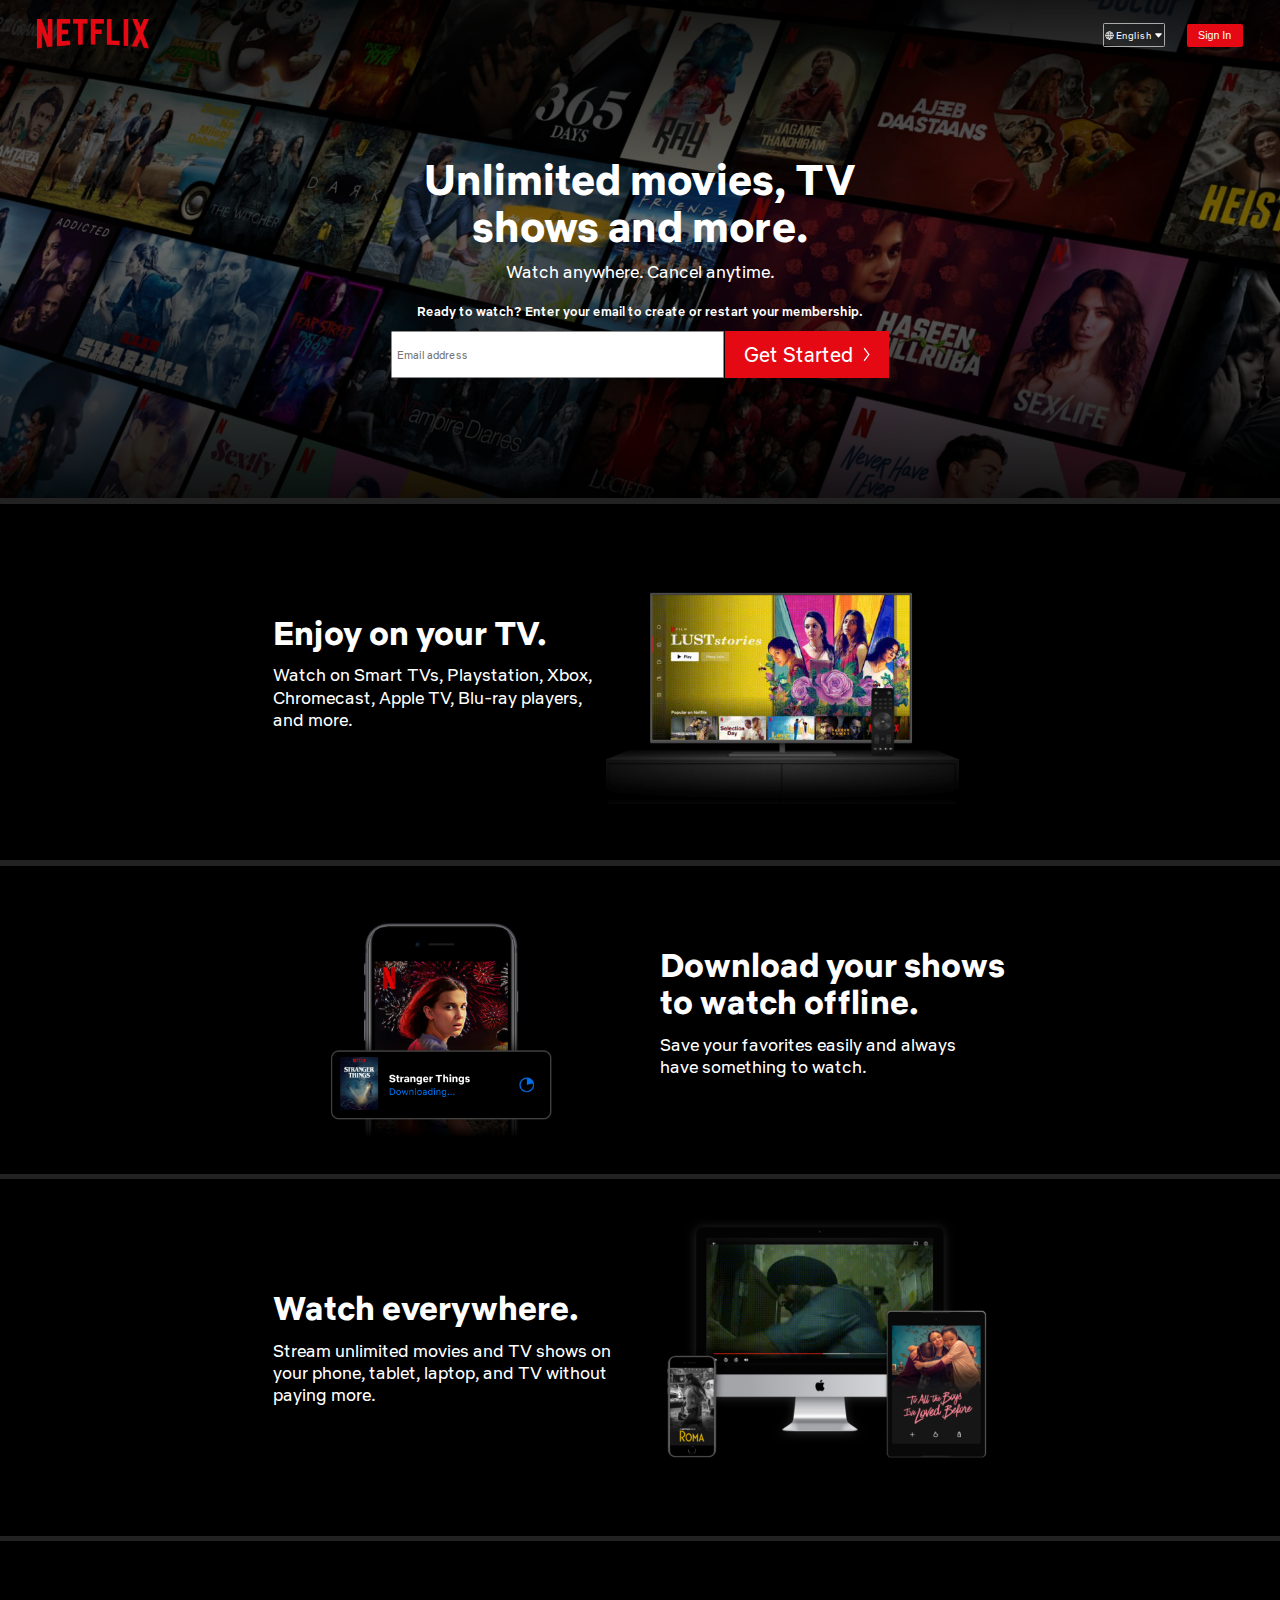
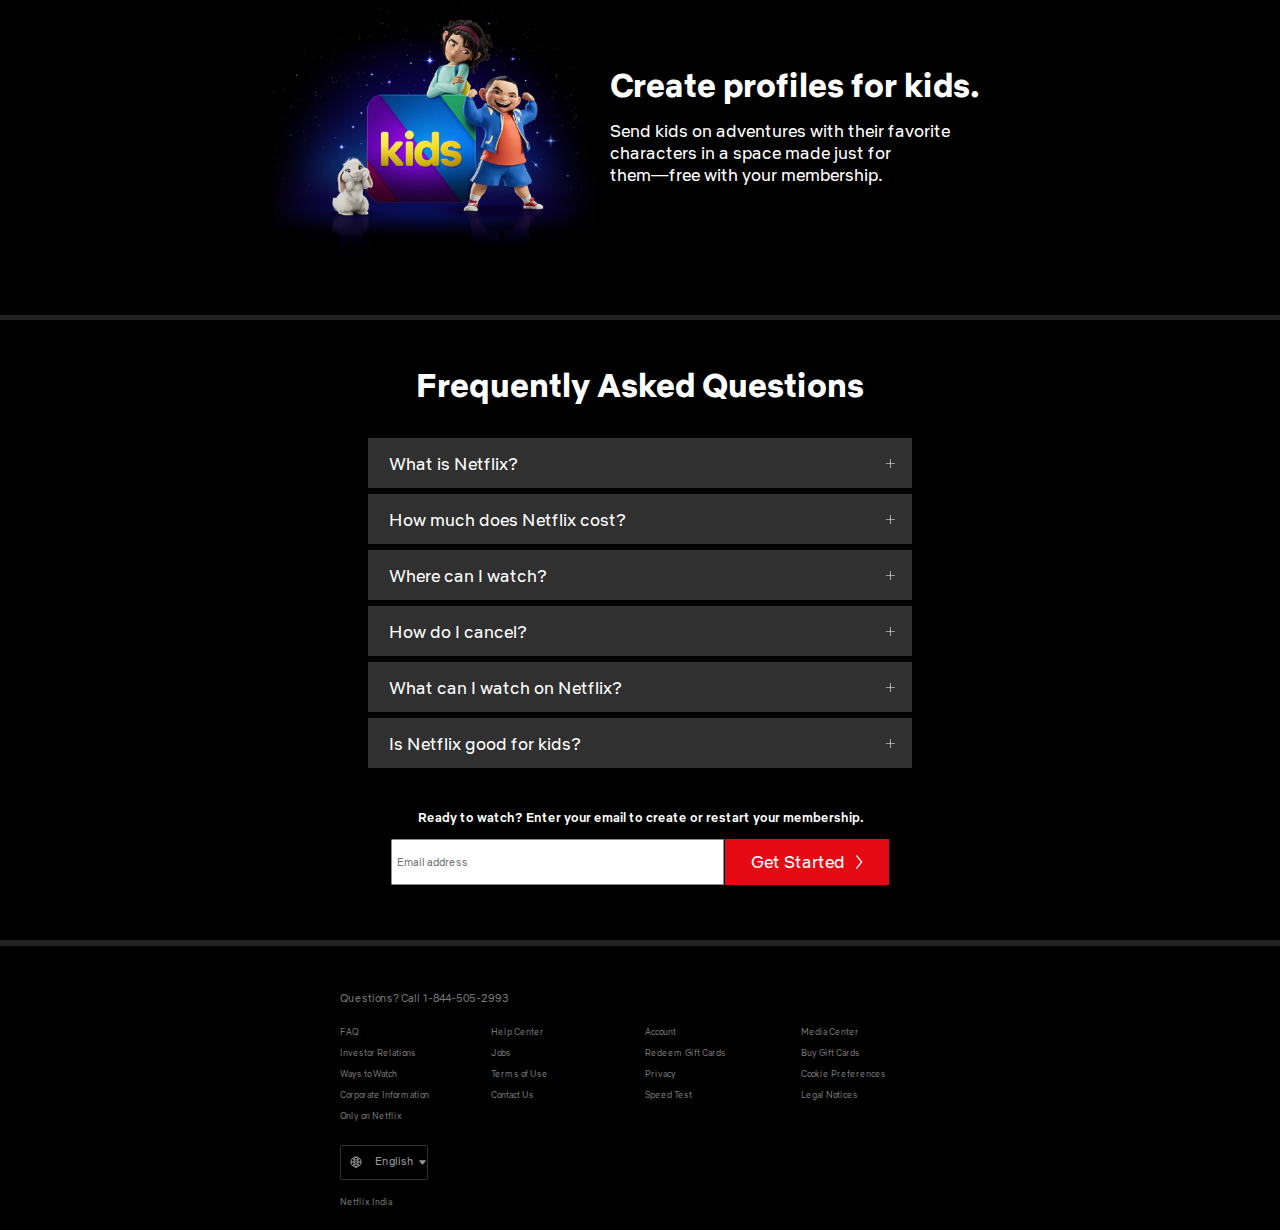
<file: index.html>
<!DOCTYPE html>
<html lang="en">
  <head>
    <meta charset="UTF-8" />
    <meta name="viewport" content="width=device-width, initial-scale=1.0" />
    <title>Netflix Landing Page</title>

    <link rel="stylesheet" href="/Fonts/Netflix-Sans-2/stylesheet.css" />
    <link rel="stylesheet" href="style.css" />
  </head>
  <body>
    <div class="important-section">
      <img src="/Images/Netflix Videos.png" />
      <nav>
        <div class="netflix-title">
          <img src="/Images/Netflix Logo.png" alt="The Netflix Logo" />
        </div>
        <div class="netflix-btn">
          <div class="language">
            <img src="/Images/icon-park-outline_earth.svg" />
            <h3>English</h3>
            <img src="/Images/down-arrow.svg" />
          </div>
          <a href="/Sign-in-page/signIn.html"><button class="sign-in">Sign In</button></a>
        </div>
      </nav>
      <section class="hero-section">
        <div class="hero-section-details">
          <h2>
            Unlimited movies, TV<br />
            shows and more.
          </h2>
          <h4>Watch anywhere. Cancel anytime.</h4>
          <h5>
            Ready to watch? Enter your email to create or restart your
            membership.
          </h5>
          <div class="register">
            <input
              type="email"
              name="email"
              id="email"
              placeholder="Email address"
            />
            <a href="/Sign-in-page/signIn.html">
                <div class="start">
                  <h4>Get Started</h4>
                  <img src="/Images/right-arrow.svg" />
                </div>
            </a>
          </div>
        </div>
      </section>
    </div>
    <section class="values">
      <section class="value one">
        <div class="the-content">
          <div class="the-description">
            <h3>Enjoy on your TV.</h3>
            <p>
              Watch on Smart TVs, Playstation, Xbox, Chromecast, Apple TV,
              Blu-ray players, and more.
            </p>
          </div>
          <div class="the-image">
            <img src="/Images/Value-1/Group Image.png" />
          </div>
        </div>
      </section>

      <section class="value two">
        <div class="the-content">
          <div>
            <img src="/Images/Value-2/Group Image.png" />
          </div>
          <div class="the-description">
            <h3>Download your shows to watch offline.</h3>
            <p>
              Save your favorites easily and always have something to watch.
            </p>
          </div>
        </div>
      </section>

      <section class="value three">
        <div class="the-content">
          <div class="the-description">
            <h3>Watch everywhere.</h3>
            <p>
              Stream unlimited movies and TV shows on your phone, tablet,
              laptop, and TV without paying more.
            </p>
          </div>
          <div>
            <img src="/Images/Value-3/Group Image.png" />
          </div>
        </div>
      </section>

      <section class="value four">
        <div class="the-content">
          <div>
            <img src="/Images/Value-4/Group Image.png" />
          </div>
          <div class="the-description">
            <h3>Create profiles for kids.</h3>
            <p>
              Send kids on adventures with their favorite characters in a space
              made just for<br />
              them—free with your membership.
            </p>
          </div>
        </div>
      </section>
    </section>
    <section class="FAQ">
      <div class="the-content">
        <h2>Frequently Asked Questions</h2>
        <div class="the-questions">
          <div class="question one">
            <h4>What is Netflix?</h4>
            <img src="/Images/Frame.svg" />
          </div>
          <div class="question two">
            <h4>How much does Netflix cost?</h4>
            <img src="/Images/Frame.svg" />
          </div>
          <div class="question three">
            <h4>Where can I watch?</h4>
            <img src="/Images/Frame.svg" />
          </div>
          <div class="question four">
            <h4>How do I cancel?</h4>
            <img src="/Images/Frame.svg" />
          </div>
          <div class="question five">
            <h4>What can I watch on Netflix?</h4>
            <img src="/Images/Frame.svg" />
          </div>
          <div class="question six">
            <h4>Is Netflix good for kids?</h4>
            <img src="/Images/Frame.svg" />
          </div>
        </div>
        <div class="get-started">
          <h5>
            Ready to watch? Enter your email to create or restart your
            membership.
          </h5>
          <div class="register">
              <input
                type="email"
                name="email"
                id="email"
                placeholder="Email address"
              />
              <a href="/Sign-in-page/signIn.html">
                  <div class="start">
                    <h4>Get Started</h4>
                    <img src="/Images/right-arrow.svg" />
                  </div>
              </a>
          </div>
          </div>
        </div>
      </div>
    </section>
    <footer>
      <div class="footer-container">
        <div class="call-number">
          <h6>Questions? Call 1-844-505-2993</h6>
        </div>

        <div class="details">
          <div class="extra-info one">
            <h6>FAQ</h6>
            <h6>Investor Relations</h6>
            <h6>Ways to Watch</h6>
            <h6>Corporate Information</h6>
            <h6>Only on Netflix</h6>
          </div>

          <div class="extra-info two">
            <h6>Help Center</h6>
            <h6>Jobs</h6>
            <h6>Terms of Use</h6>
            <h6>Contact Us</h6>
          </div>

          <div class="extra-info three">
            <h6>Account</h6>
            <h6>Redeem Gift Cards</h6>
            <h6>Privacy</h6>
            <h6>Speed Test</h6>
          </div>

          <div class="extra-info four">
            <h6>Media Center</h6>
            <h6>Buy Gift Cards</h6>
            <h6>Cookie Preferences</h6>
            <h6>Legal Notices</h6>
          </div>
        </div>

        <div class="language">
          <img src="/Images/Footer-Language/footer-lanugae-img1.svg" />
          <h3>English</h3>
          <img src="/Images/Footer-Language/footer-language-img2.svg" />
        </div>

        <div class="country-region">
            <h6>Netflix India</h6>
        </div>
      </div>
    </footer>
  </body>
</html>
</file>
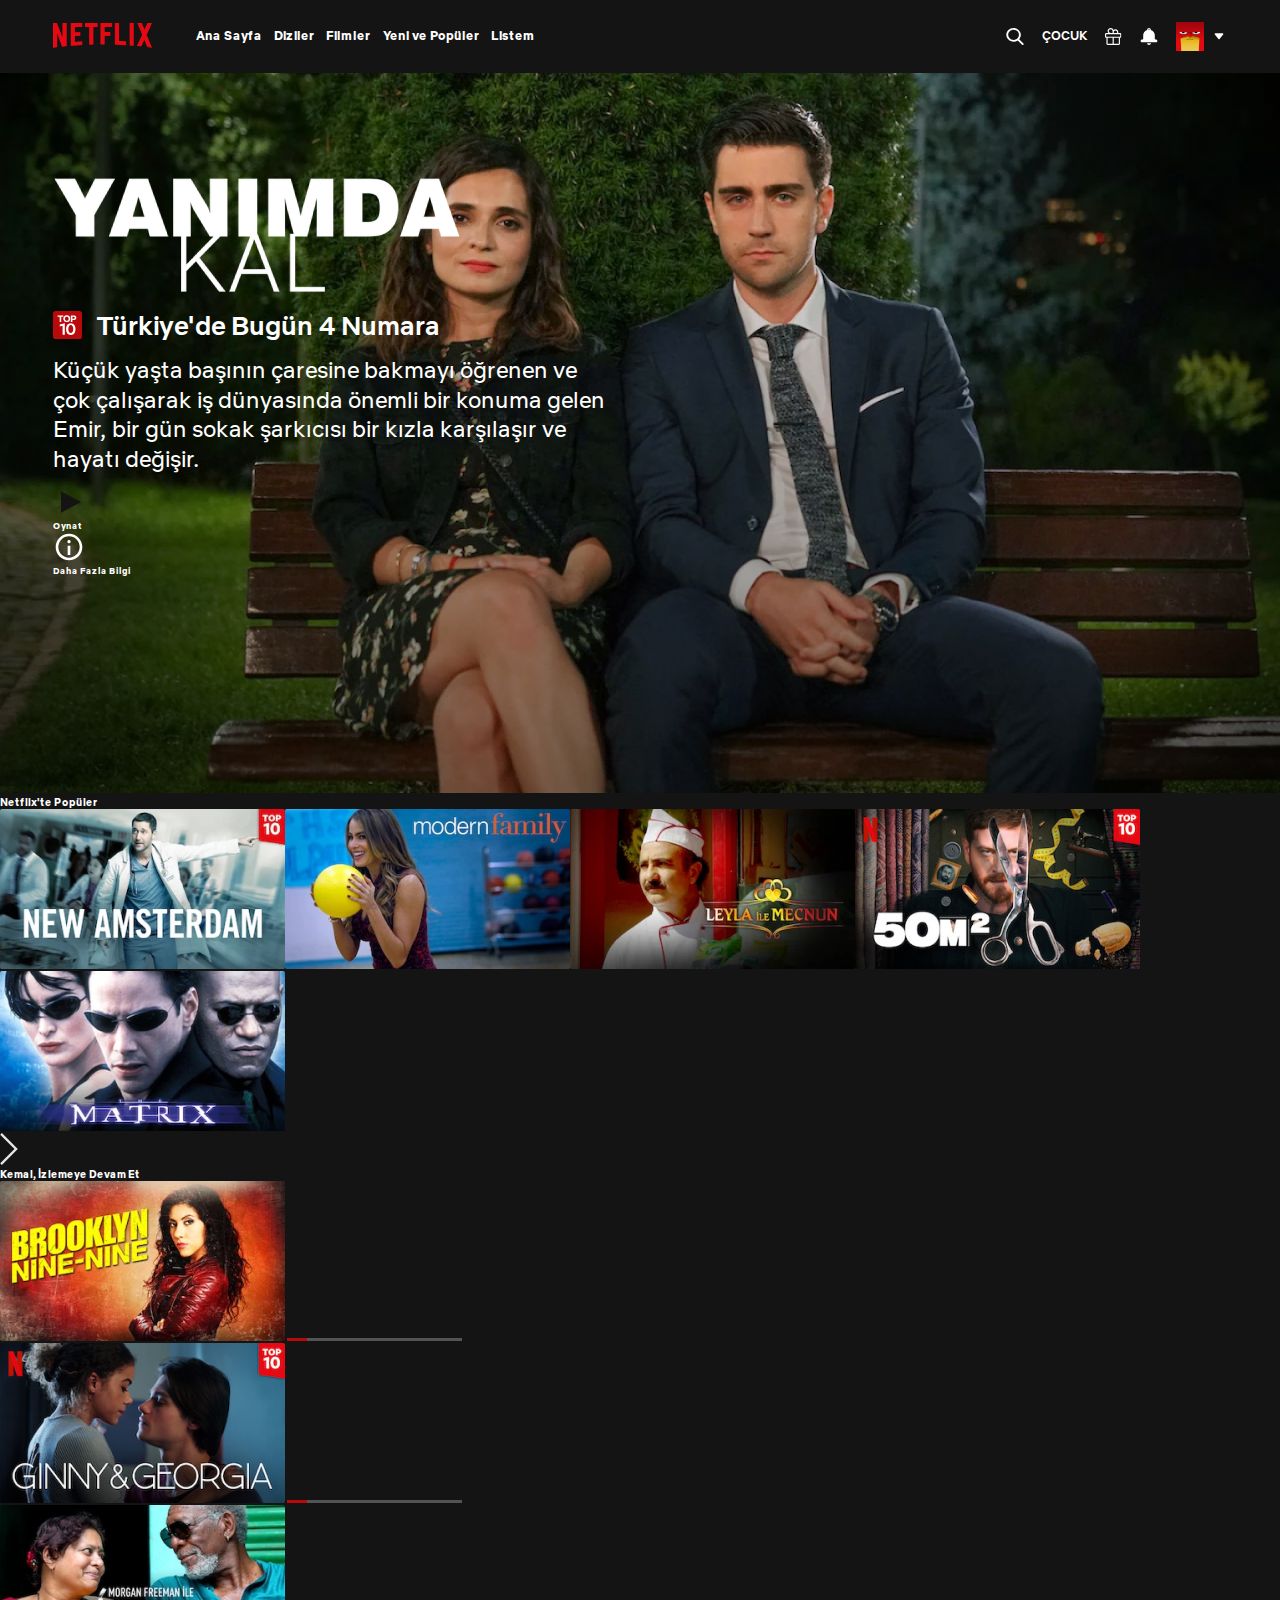
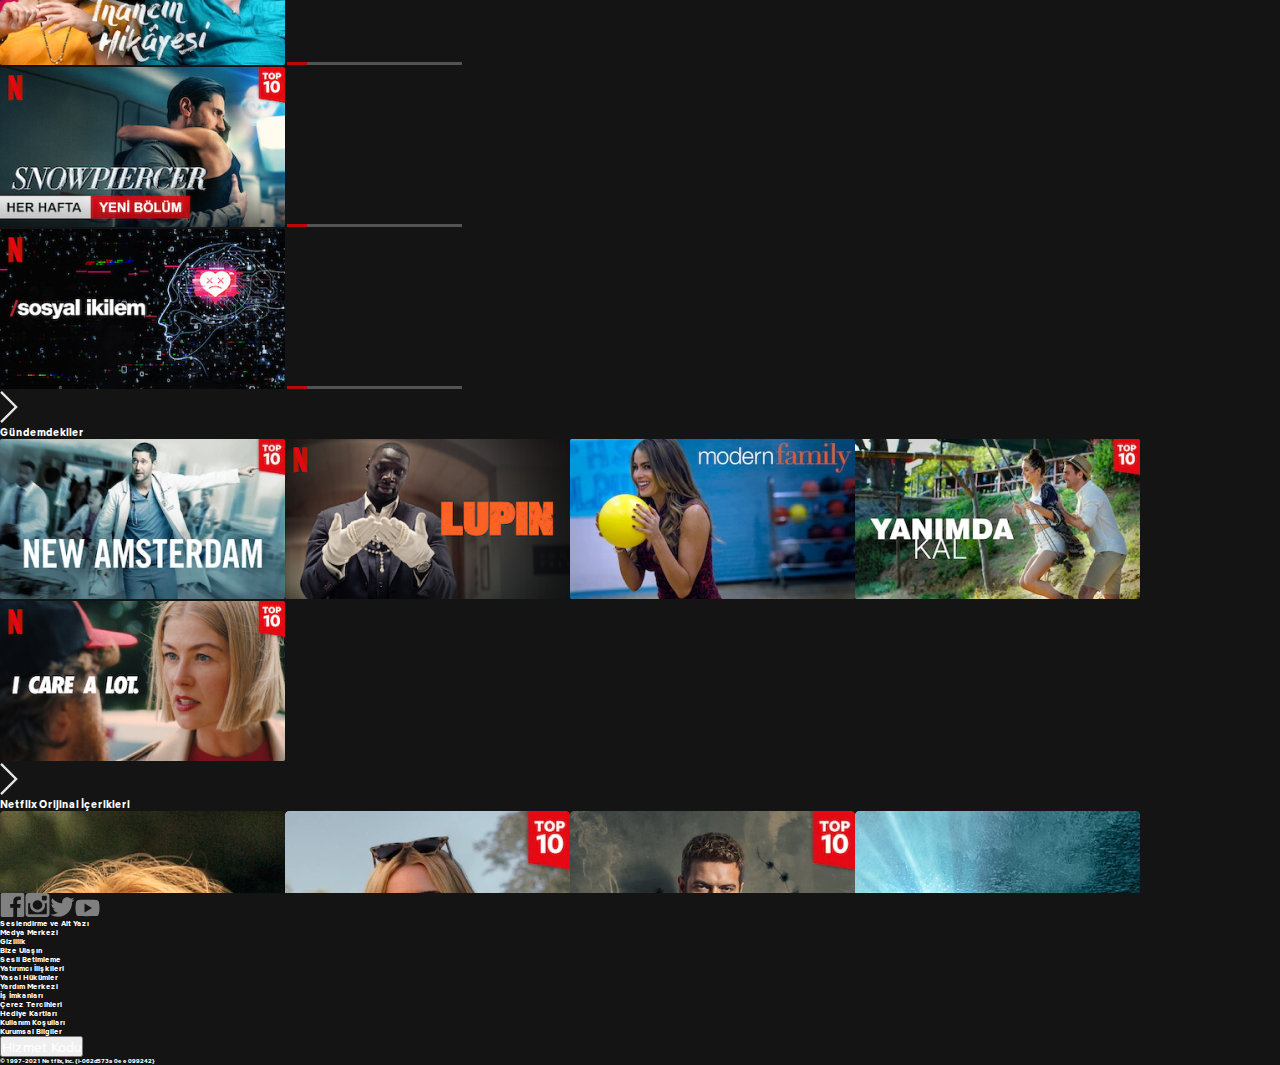
<file: Home-page/homePage.html>
<!DOCTYPE html>
<html lang="en">
  <head>
    <meta charset="UTF-8" />
    <meta name="viewport" content="width=device-width, initial-scale=1.0" />
    <title>Netflix Home Page</title>

    <link rel="stylesheet" href="/Fonts/Netflix-Sans-2/stylesheet.css" />
    <link rel="stylesheet" href="/Home-page/homePage.css" />
  </head>
  <body>
    <header>
      <div class="header-left">
        <img src="/Images/Netflix Logo.png" alt="Netflix Logo" />

        <div class="menu-items">
          <h3>Ana Sayfa</h3>
          <h3>Diziler</h3>
          <h3>Filmler</h3>
          <h3>Yeni ve Popüler</h3>
          <h3>Listem</h3>
        </div>
      </div>

      <div class="header-right">
        <img src="./Images/Search.svg" />

        <h4>ÇOCUK</h4>

        <img src="./Images/GiftBox.svg" />

        <img src="./Images/NotificationBell.svg" />

        <div class="image-and-dropdown">
          <img src="./Images/ProfileIMG.svg" /><img
            src="/Images/down-arrow.svg"
          />
        </div>
      </div>
    </header>

    <main>
      <img src="./Images/MoviePoster.png" />

      <div class="main-movie-section">
        <div class="movie-name">
          <img src="./Images/MovieName.png" />
        </div>

        <div class="movie-info">
          <img src="./Images/MovieRanking.svg" />
          <h1>Türkiye&apos;de Bugün 4 Numara</h1>
        </div>

        <div class="movie-description">
          <h2>
            Küçük yaşta baş&imath;n&imath;n çaresine bakmay&imath; öğrenen ve
            çok çal&imath;şarak iş dünyas&imath;nda önemli bir konuma gelen
            Emir, bir gün sokak şark&imath;c&imath;s&imath; bir k&imath;zla
            karş&imath;laş&imath;r ve hayat&imath; değişir.
          </h2>
        </div>

        <div class="main-movie">
          <div class="buttons">
            <div class="play-button">
              <img src="./Images/Play.svg" />
              <h4>Oynat</h4>
            </div>
            <div class="info-button">
              <img src="./Images/Detail.svg" />
              <h4>Daha Fazla Bilgi</h4>
            </div>
          </div>
        </div>
      </div>

      <div class="alt-options">
        <h3>Netflix'te Popüler</h3>
        <div class="alt-items">
          <img src="./Images/NetflixPopular/AltMovie1.png" /><img
            src="./Images/NetflixPopular/AltMovie2.png"
          /><img src="./Images/NetflixPopular/AltMovie3.png" /><img
            src="./Images/NetflixPopular/AltMovie4.png"
          /><img src="./Images/NetflixPopular/AltMovie5.png" />
        </div>
        <img src="./Images/RightArrow.svg" id="right-arrow" />
      </div>

      <div class="highlighted-movie">
        <div class="keep-watching">
          <h3>Kemal, İzlemeye Devam Et</h3>

          <div class="kw-movies">
            <div class="km-movie-list">
              <div class="movie-list one">
                <img src="./Images/KeepWatching/KeepWatching1.png" />
                <img src="./Images/KeepWatching/ProgressBar.svg" />
              </div>

              <div class="movie-list one">
                <img src="./Images/KeepWatching/KeepWatching2.png" />
                <img src="./Images/KeepWatching/ProgressBar.svg" />
              </div>

              <div class="movie-list one">
                <img src="./Images/KeepWatching/KeepWatching3.png" />
                <img src="./Images/KeepWatching/ProgressBar.svg" />
              </div>

              <div class="movie-list one">
                <img src="./Images/KeepWatching/KeepWatching4.png" />
                <img src="./Images/KeepWatching/ProgressBar.svg" />
              </div>

              <div class="movie-list one">
                <img src="./Images/KeepWatching/KeepWatching5.png" />
                <img src="./Images/KeepWatching/ProgressBar.svg" />
              </div>
            </div>
          </div>

          <img src="./Images/RightArrow.svg" id="right-arrow" />
        </div>

        <div class="on-the-agenda">
          <h3>Gündemdekiler</h3>

          <div class="agenda-items">
            <img src="./Images/NetflixPopular/AltMovie1.png" /><img
              src="./Images/AgendaItems/Image1.png"
            /><img src="./Images/NetflixPopular/AltMovie2.png" /><img
              src="./Images/AgendaItems/Image2.png"
            /><img src="./Images/AgendaItems/Image3.png" />
          </div>

          <img src="./Images/RightArrow.svg" id="right-arrow" />
        </div>

        <div class="originals">
          <h3>Netflix Orijinal İçerikleri</h3>

          <div class="original-movies">
            <img src="./Images/OriginalMovies/Image1.png" /><img
              src="./Images/OriginalMovies/Image2.png"
            /><img src="./Images/OriginalMovies/Image3.png" /><img
              src="./Images/OriginalMovies/Image4.png"
            /><img src="./Images/OriginalMovies/Image5.png" />
          </div>

          <img src="./Images/RightArrow.svg" id="right-arrow" />
        </div>

        <div class="top-ten">
          <h3>Türkiye'de Bugünün Top 10 Listesi</h3>

          <div class="top-ten-movies">
            <div class="movie">
              <img src="./Images/RankedMovies/Rank-One/Rank - 01.svg" /><img
                src="./Images/RankedMovies/Rank-One/MoviePoster.png"
              />
            </div>

            <div class="movie">
              <img src="./Images/RankedMovies/Rank-Two/Rank - 02.svg" /><img
                src="./Images/RankedMovies/Rank-Two/MoviePoster.png"
              />
            </div>

            <div class="movie">
              <img src="./Images/RankedMovies/Rank-Three/Rank - 03.svg" /><img
                src="./Images/RankedMovies/Rank-Three/MoviePoster.png"
              />
            </div>

            <div class="movie">
              <img src="./Images/RankedMovies/Rank-Four/Rank - 04.svg" /><img
                src="./Images/RankedMovies/Rank-Four/MoviePoster.png"
              />
            </div>

            <div class="movie">
              <img src="./Images/RankedMovies/Rank-Five/Rank - 05.svg" /><img
                src="./Images/RankedMovies/Rank-Five/MoviePoster.png"
              />
            </div>
          </div>

          <img src="./Images/RightArrow.svg" id="right-arrow" />
        </div>

        <div class="watch-again">
          <h3>Yeniden İzle</h3>

          <img src="./Images/WatchAgain/ArrowLeft.svg" id="left-arrow" />

          <div class="original-movies">
            <img src="./Images/WatchAgain/WatchAgain1.png" /><img
              src="./Images/WatchAgain/WatchAgain1.png"
            /><img src="./Images/WatchAgain/WatchAgain3.png" /><img
              src="./Images/WatchAgain/WatchAgain4.png"
            /><img src="./Images/WatchAgain/WatchAgain5.png" /><img
              src="./Images/WatchAgain/WatchAgain6.png"
            />
          </div>

          <img src="./Images/RightArrow.svg" id="right-arrow" />
        </div>

        <div class="my-list">
          <h3>Listem</h3>

          <div class="list-items">
            <img src="./Images/ListItems/Item1.png" /><img
              src="./Images/ListItems/Item2.png"
            /><img src="./Images/ListItems/Item3.png" /><img
              src="./Images/ListItems/Item4.png"
            /><img src="./Images/ListItems/Item5.png" />
          </div>

          <img src="./Images/RightArrow.svg" id="right-arrow" />
        </div>
      </div>
    </main>

    <footer>
      <div class="social-icons">
        <img src="./Images/SocialIcons/facebook.svg" /><img
          src="./Images/SocialIcons/instagram.svg"
        /><img src="./Images/SocialIcons/twitter.svg" /><img
          src="./Images/SocialIcons/youtube.svg"
        />
      </div>

      <div class="help-info">
        <div class="info one">
          <h5>Seslendirme ve Alt Yaz&imath;</h5>
          <h5>Medya Merkezi</h5>
          <h5>Gizlilik</h5>
          <h5>Bize Ulaş&imath;n</h5>
        </div>

        <div class="info two">
          <h5>Sesli Betimleme</h5>
          <h5>Yat&imath;r&imath;mc&imath; İlişkileri</h5>
          <h5>Yasal Hükümler</h5>
        </div>

        <div class="info three">
          <h5>Yard&imath;m Merkezi</h5>
          <h5>İş İmkanlar&imath;</h5>
          <h5>Çerez Tercihleri</h5>
        </div>

        <div class="info four">
          <h5>Hediye Kartlar&imath;</h5>
          <h5>Kullan&imath;m Koşullar&imath;</h5>
          <h5>Kurumsal Bilgiler</h5>
        </div>
      </div>

      <div class="service-code">
        <button>Hizmet Kodu</button>
      </div>

      <h6 id="footnote">
        &copy; 1997-2021 Netflix, Inc. {i-062d573a0ee099242}
      </h6>
    </footer>
  </body>
</html>
</file>
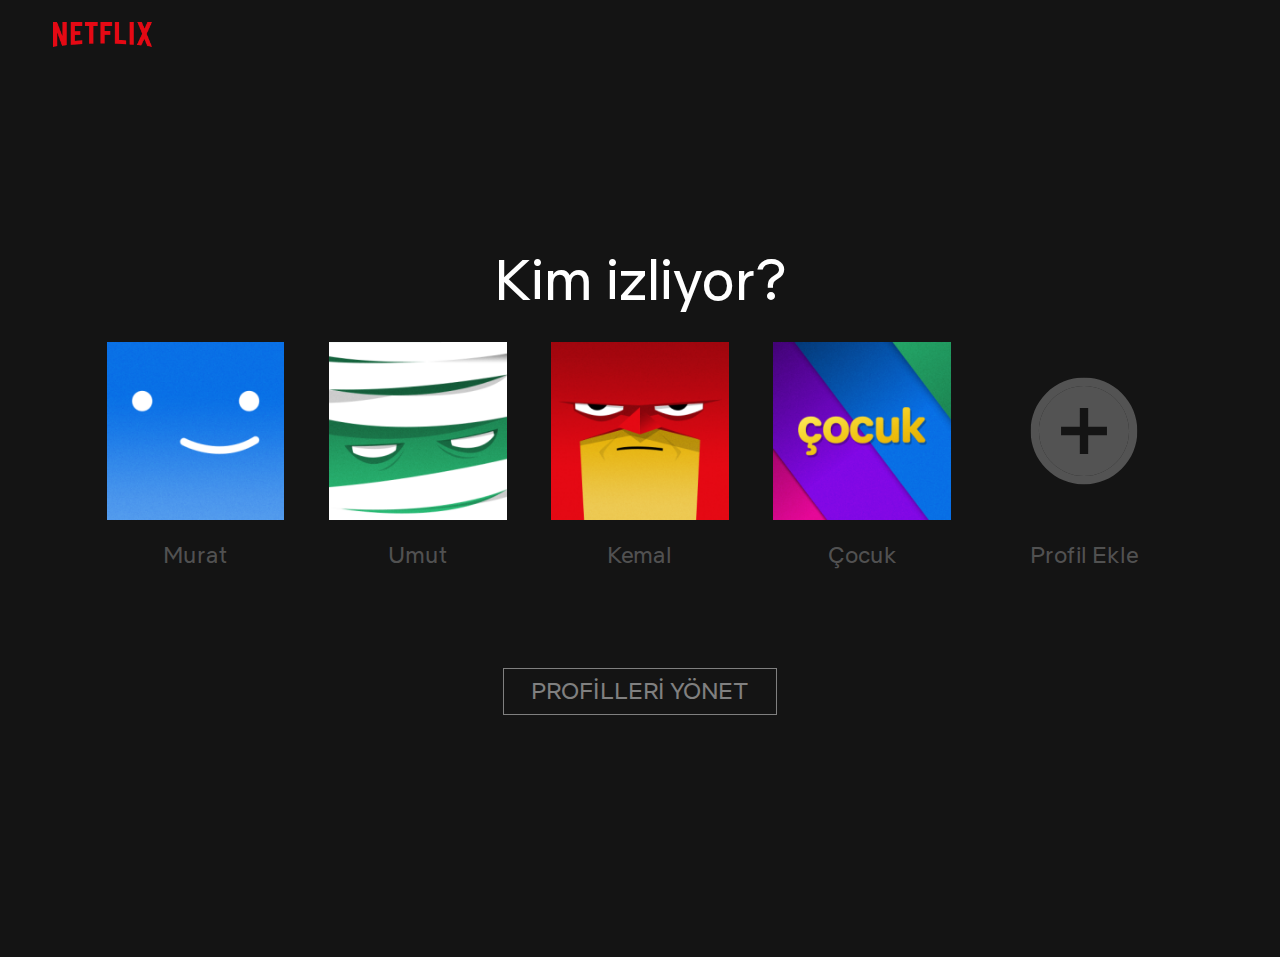
<file: Profile-page/profilePage.html>
<!DOCTYPE html>
<html lang="en">
  <head>
    <meta charset="UTF-8" />
    <meta name="viewport" content="width=device-width, initial-scale=1.0" />
    <title>Netflix Profile Page</title>

    <link rel="stylesheet" href="/Fonts/Netflix-Sans-2/stylesheet.css" />
    <link rel="stylesheet" href="/Profile-page/profilePage.css" />
  </head>
  <body>
    <header>
      <img src="/Images/Netflix Logo.png" alt="Netflix Logo" />
    </header>

    <section class="accounts">
      <div class="accounts-info">
        <div class="name-container">
          <h1>Kim izliyor?</h1>
        </div>

        <div class="account-choice">
          <a href="/Home-page/homePage.html">
            <div class="png-image one">
              <img src="/Profile-page/Images/ProfilePicture1.png" />
              <h3>Murat</h3>
            </div>
          </a>

          <a href="/Home-page/homePage.html">
            <div class="png-image two">
              <img src="/Profile-page/Images/ProfilePicture2.png" />
              <h3>Umut</h3>
            </div>
          </a>

          <a href="/Home-page/homePage.html">
            <div class="png-image three">
              <img src="/Profile-page/Images/ProfilePicture3.png" />
              <h3>Kemal</h3>
            </div>
          </a>

          <a href="/Home-page/homePage.html">
            <div class="png-image four">
              <img src="/Profile-page/Images/ProfilePicture4.png" />
              <h3>Çocuk</h3>
            </div>
          </a>

          <div class="svg-image">
            <img src="/Profile-page/Images/add.svg" />
            <h3>Profil Ekle</h3>
          </div>
        </div>
      </div>
    </section>

    <section class="profiles">
      <div class="manage-profiles">
        <h2>PROFİLLERİ YÖNET</h2>
      </div>
    </section>
  </body>
</html>
</file>
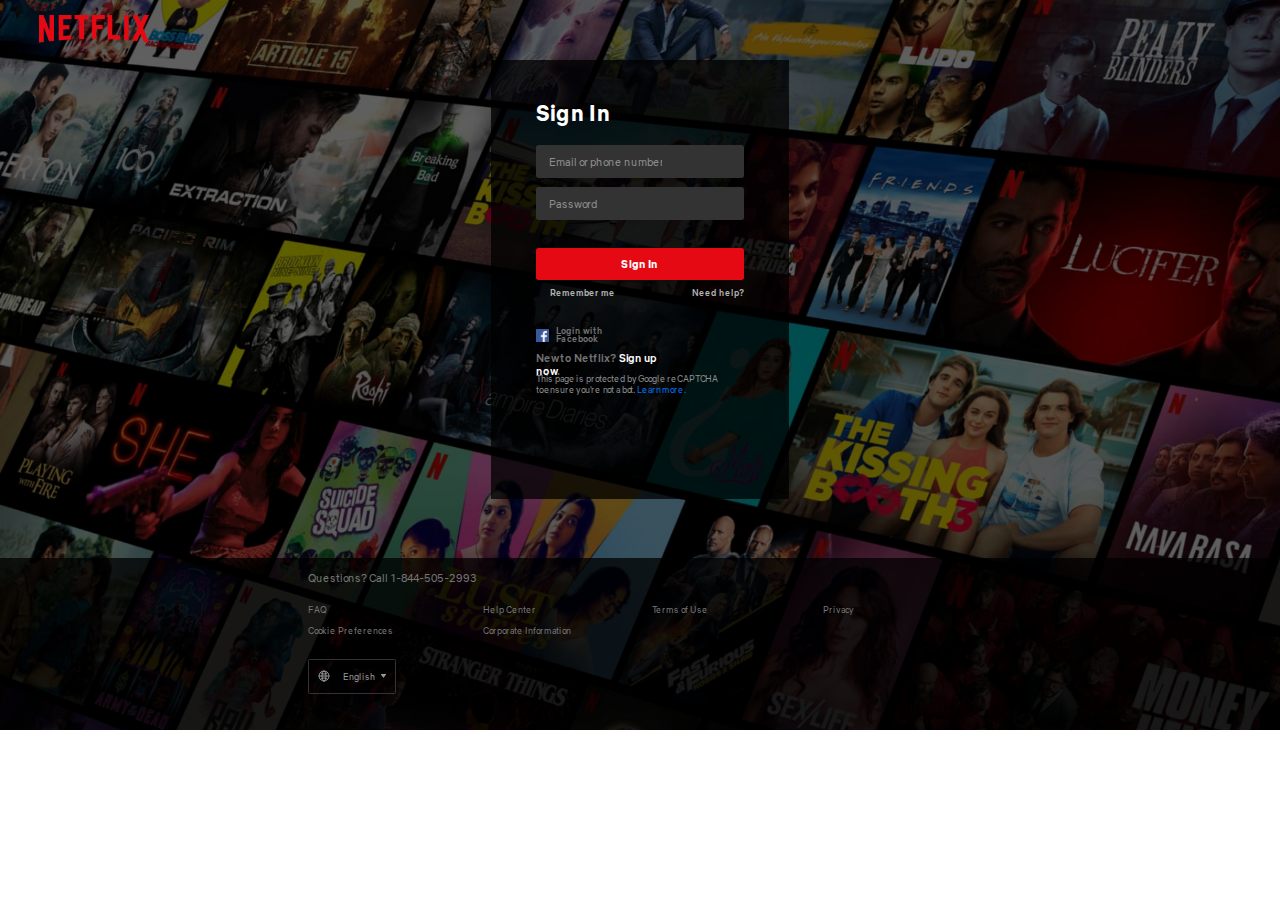
<file: Sign-in-page/signIn.html>
<!DOCTYPE html>
<html lang="en">
  <head>
    <meta charset="UTF-8" />
    <meta name="viewport" content="width=device-width, initial-scale=1.0" />
    <title>Netflix Sign In</title>

    <link rel="stylesheet" href="/Fonts/Netflix-Sans-2/stylesheet.css" />
    <link rel="stylesheet" href="/Sign-in-page/signIn.css" />
  </head>
  <body>
    <div class="background-image">
      <img src="/Sign-in-page/Images/background-image3.png" />
    </div>
    <header>
      <img src="/Images/Netflix Logo.png" alt="Netflix Logo" />
    </header>
    <div class="the-container">
      <main>
        <section class="sign-in-details">
          <h1>Sign In</h1>

          <div class="login-questions">
            <div class="login-details">
              <input
                type="email"
                name="email"
                id="email"
                placeholder="Email or phone number"
              />
              <input
                type="password"
                name="password"
                id="password"
                placeholder="Password"
              />
            </div>

            <a href="/Profile-page/profilePage.html"
              ><button>Sign In</button></a
            >

            <div class="further-assist">
              <h4>Remember me</h4>
              <h4>Need help?</h4>
            </div>
          </div>
        </section>

        <section class="additional-info">
          <div class="facebook-info">
            <img
              src="/Sign-in-page/Images/Facebook Logo.svg"
              alt="Facebook logo"
            />
            <h4>Login with Facebook</h4>
          </div>

          <div class="sign-up">
            <div class="netflix-new-user">
              <h3>
                New to Netflix? <em><a href="/index.html">Sign up now</a></em
                >.
              </h3>
            </div>

            <div class="recaptcha">
              <h4>
                This page is protected by Google reCAPTCHA to ensure you're not
                a bot. <em>Learn more.</em>
              </h4>
            </div>
          </div>
        </section>
      </main>
    </div>

    <footer class="company-info">
      <div class="company-legal">
        <div class="question">
          <h4>Questions? Call 1-844-505-2993</h4>
        </div>

        <div class="terms-of-service">
          <div class="info one">
            <h5>FAQ</h5>
            <h5>Cookie Preferences</h5>
          </div>
          <div class="info two">
            <h5>Help Center</h5>
            <h5>Corporate Information</h5>
          </div>
          <div class="info three">
            <h5>Terms of Use</h5>
          </div>
          <div class="info four">
            <h5>Privacy</h5>
          </div>
        </div>

        <div class="language">
          <img src="/Images/Footer-Language/footer-lanugae-img1.svg" />
          <h3>English</h3>
          <img src="/Images/Footer-Language/footer-language-img2.svg" />
        </div>
      </div>
    </footer>
  </body>
</html>
</file>
<file: Fonts/Netflix-Sans-2/stylesheet.css>
@font-face {
    font-family: 'Netflix Sans';
    src: url('NetflixSans-Light.woff2') format('woff2'),
        url('NetflixSans-Light.woff') format('woff');
    font-weight: 300;
    font-style: normal;
    font-display: swap;
}

@font-face {
    font-family: 'Netflix Sans';
    src: url('NetflixSans-Regular.woff2') format('woff2'),
        url('NetflixSans-Regular.woff') format('woff');
    font-weight: normal;
    font-style: normal;
    font-display: swap;
}

@font-face {
    font-family: 'Netflix Sans';
    src: url('NetflixSans-Medium.woff2') format('woff2'),
        url('NetflixSans-Medium.woff') format('woff');
    font-weight: 500;
    font-style: normal;
    font-display: swap;
}

@font-face {
    font-family: 'Netflix Sans';
    src: url('NetflixSans-Bold.woff2') format('woff2'),
        url('NetflixSans-Bold.woff') format('woff');
    font-weight: bold;
    font-style: normal;
    font-display: swap;
}
</file>
<file: style.css>
:root {
  --primary-red: #e50914;
  --primary-black: #000;
  --typography-white-one: #ffffff;
  --typography-white-two: #8c8c8c;
  --typography-white-three: #757575;
  --typography-white-four: #999999;
  --accent-color-blue: #0071eb;
  --accent-color-orange: #ffa00a;
  --accent-color-green: #5fa53f;
  --background-color-black-one: #000000;
  --background-color-black-two: #222222;
  --background-color-black-three: #303030;
  --language-border-color: #aaaaaa;
  --language-border-color-two: #333333;
}

* {
  margin: 0;
  padding: 0;
  box-sizing: border-box;
}

html {
  font-size: calc(100vw / 1920 * 10);
}

body {
  background-color: var(--background-color-black-two);
}

h1,
h2,
h3,
h4,
h5,
h6,
p {
  color: white;
  font-family: 'Netflix Sans';
}

a {
  text-decoration: none;
}

/* Important Section */

.important-section {
  position: relative;
}

.important-section > img {
  width: 100%;
  height: 74.7rem;
}

.important-section nav {
  position: absolute;
  top: 2.8rem;
  width: 100%;
  padding: 0 5.6rem 0;
  display: flex;
  justify-content: space-between;
}

.important-section .netflix-title img {
  width: 16.7rem;
  height: 4.9rem;
}

.important-section .netflix-btn {
  display: flex;
  gap: 3.2rem;
  align-items: center;
}

.important-section .language {
  width: 9.4rem;
  height: 3.6rem;
  border: solid var(--language-border-color) 0.1rem;
  border-radius: 0.2rem;
  display: flex;
  justify-content: space-around;
  align-items: center;
}

.important-section .language img {
  width: 1.4rem;
  height: 1.4rem;
}

h3,
.important-section button {
  font-weight: 400;
  font-size: 1.4rem;
  color: var(--typography-white-one);
}

.important-section button {
  width: 8.4rem;
  height: 3.4rem;
  border: none;
  border-radius: 0.3rem;
  background-color: var(--primary-red);
  font-size: 1.6rem;
}

.important-section button:hover {
  cursor: pointer;
}

/* Hero Section */

.hero-section {
  width: 95rem;
  height: 50.698rem;
  position: absolute;
  top: 14.7rem;
  left: 0;
  right: 0;
  margin: 0 auto;
  display: flex;
  align-items: center;
}

.hero-section-details {
  left: 0;
  right: 0;
  margin: 0 auto;
}

h2 {
  font-weight: 700;
  font-size: 6.4rem;
  text-align: center;
  line-height: 7rem;
}

h4 {
  font-weight: 400;
  font-size: 2.6rem;
  text-align: center;
}

h5 {
  font-weight: 500;
  font-size: 1.9rem;
  text-align: center;
}

.register {
  display: flex;
  align-items: center;
  gap: 0.1rem;
  margin: 0 auto;
  width: 74.8rem;
  height: 7rem;
}

#email,
.hero-section button {
  height: 7rem;
  width: 50rem;
  border: solid var(--typography-white-two) 0.1rem;
  border-radius: 0.2rem 0 0 0.2rem;
  outline: none;
  padding-left: 0.731rem;
}

#email::placeholder {
  font-family: 'Netflix Sans';
  font-weight: 400;
  font-size: 1.6rem;
  line-height: 2.043rem;
}

.hero-section .start,
.FAQ .start {
  width: 24.7rem;
  height: 7rem;
  background-color: var(--primary-red);
  display: flex;
  justify-content: center;
  align-items: center;
  gap: 1.5rem;
}

.hero-section .start h4 {
  font-size: 3rem;
  line-height: 3.831rem;
}

.hero-section img,
.FAQ .get-started img {
  width: 1.1rem;
  height: 2.3rem;
}

.hero-section h2 {
  padding-bottom: 1.6rem;
}

.hero-section-details > h4 {
  padding-bottom: 3rem;
}

.hero-section h5 {
  padding-bottom: 1.9rem;
}

/* Values */

.values section[class^='value'] {
  background-color: var(--primary-black);
  display: flex;
  justify-content: center;
  align-content: center;
  margin: 0.8rem 0;
}

/*  Value One */
.value.one .the-content {
  width: 110rem;
  height: 46.6rem;
  margin: 2rem 0 4.8rem;
  display: flex;
  align-items: center;
}

.values h3 {
  font-weight: 700;
  font-size: 5rem;
  line-height: 5.5rem;
  margin-bottom: 1.9rem;
}

.values p {
  width: 49.9rem;
  font-weight: 400;
  font-size: 2.6rem;
  line-height: 3.32rem;
}

.value.one img {
  width: 53rem;
  height: 39.8rem;
  /* padding-top: 2rem; */
}

.value.one .the-content {
  width: 110rem;
  height: 46.6rem;
  margin: 2rem 0 4.8rem;
  display: flex;
  align-items: center;
}

/*  Value Two */
.value.two img {
  width: 50.495rem;
  height: 38.27rem;
}

.value.two h3,
.value.three h3 {
  margin-bottom: 2rem;
}

.value.two p {
  width: 50.1rem;
}

.value.two .the-content {
  width: 110rem;
  height: 38.27rem;
  margin: 2.952rem 0 4.978rem;
  display: flex;
  align-items: center;
  gap: 7.573rem;
}

.value.two .the-description {
  width: 59.505rem;
}

/*  Value Three */
.value.three img {
  width: 55.5rem;
  height: 41.7rem;
}

.value.three p {
  width: 51.3rem;
}

.value.three .the-content {
  width: 110rem;
  height: 41.7rem;
  margin: 4.5rem 0 7.3rem;
  display: flex;
  align-items: center;
}

.value.three .the-description {
  width: 59.505rem;
}

/*  Value Four */
.value.four img {
  width: 50.5rem;
  height: 37.9rem;
}

.value.four h3 {
  margin-bottom: 2.4rem;
}

.value.four p {
  width: 54.7rem;
}

.value.four .the-content {
  width: 110rem;
  height: 41.7rem;
  margin: 7rem 0 7.4rem;
  display: flex;
  align-items: center;
}

.value.four .the-description {
  width: 59.505rem;
}

/* FAQ */

.FAQ {
  background-color: var(--primary-black);
  margin-bottom: 0.8rem;
  display: flex;
  justify-content: center;
}

.FAQ .the-content {
  width: 183rem;
  height: 79.016rem;
  margin: 7.008rem 0 6.977rem;
  display: flex;
  flex-direction: column;
  align-items: center;
  gap: 5.2rem;
}

.FAQ div[class^='question'] {
  width: 81.5rem;
  height: 7.5rem;
  background-color: var(--background-color-black-three);
  margin-bottom: 0.9rem;
  display: flex;
  justify-content: space-between;
  align-items: center;
}

.FAQ .the-questions:last-child {
  margin-bottom: 0;
}

.the-questions img {
  width: 2rem;
  height: 2rem;
  margin-right: 2.023rem;
}

.the-questions h4 {
  margin-left: 3.1rem;
}

.FAQ h2 {
  font-size: 5rem;
  line-height: 5.5rem;
}

.FAQ .get-started h5 {
  line-height: 2.426rem;
  margin-bottom: 2.023rem;
}

/* Footer */

footer {
  background-color: var(--primary-black);
  display: flex;
  justify-content: center;
  align-content: space-between;
}

footer .footer-container {
  width: 90rem;
  height: 32.4rem;
  margin: 7rem 0 3.3rem;
}

footer h6 {
  color: var(--typography-white-three);
  font-weight: 400;
  font-size: 1.6rem;
  line-height: 2.043rem;
}

footer .details h6 {
  font-size: 1.3rem;
  line-height: 1.66rem;
}

footer h3 {
  font-size: 1.6rem;
  line-height: 2.043rem;
  color: var(--typography-white-four);
}

footer .call-number {
  margin-bottom: 3.023rem;
}

footer .call-number h6 {
  font-weight: 400;
  font-size: 1.6rem;
  line-height: 2.043rem;
}

footer .details {
  display: flex;
  margin-bottom: 3.5rem;
}

footer div[class^='extra-info'] {
  display: flex;
  flex-direction: column;
  gap: 1.5rem;
}

footer .extra-info.one {
  margin-right: 9.3rem;
}

footer .extra-info.two {
  margin-right: 14.6rem;
}

footer .extra-info.three {
  margin-right: 11.2rem;
}

footer .language img {
  width: 1.4rem;
  height: 1.4rem;
  margin: 0 0.7rem 0 0.6rem;
}

footer .language img[src$='img1.svg'] {
  width: 1.8rem;
  height: 1.8rem;
  margin: 0 1.9rem 0 1.4rem;
}

footer .language {
  width: 13.2rem;
  height: 5.3rem;
  border: solid var(--language-border-color-two) 0.1rem;
  border-radius: 0.2rem;
  display: flex;
  align-items: center;
}

footer .country-region h6 {
  font-size: 1.3rem;
  line-height: 1.66rem;
  margin-top: 2.4rem;
}

/* footer .extra-info.one {
  margin-right: 9.3rem;
} */

/* //styleName: Header/H1;
font-family: Netflix Sans;
font-size: 64px;
font-weight: 700;
line-height: 70px;
letter-spacing: -0.005em;
text-align: center; */
</file>
<file: Home-page/homePage.css>
:root {
  --primary-white: #ffffff;
  --primary-black: #141414;
  --blackish-gray: #141414;
}

* {
  margin: 0;
  padding: 0;
  box-sizing: border-box;
  font-family: 'Netflix Sans';
}

html {
  font-size: calc(100vw / 1440 * 10);
}

body {
  background-color: var(--primary-black);
}

h1,
h2,
h3,
h4,
h5,
h6,
button {
  color: var(--primary-white);
}

/* Header */

header {
  width: 100%;
  height: 8.2rem;
  padding: 0 6rem;
  display: flex;
  justify-content: space-between;
  align-items: center;
}

/*    Header Left */

.header-left {
  height: 3rem;
  width: 54.2rem;
  color: var(--blackish-gray);
  display: flex;
  justify-content: space-between;
  align-items: center;
}

.header-left img {
  height: 3rem;
  width: 11.1rem;
}

.header-left .menu-items {
  height: 1.8rem;
  width: 38.1rem;
  display: flex;
  align-items: center;
  justify-content: space-between;
}

.header-left h3,
.header-right h4 {
  font-size: 1.4rem;
  line-height: 1.788rem;
}

.header-left h3 {
  font-weight: 900;
}

/*    Header Right */

.header-right {
  height: 3.2rem;
  width: 24.8rem;
  display: flex;
  align-items: center;
  gap: 2rem;
}

.header-right .image-and-dropdown {
  height: 3.2rem;
  width: 5.6rem;
  display: flex;
  align-items: center;
  justify-content: space-between;
}

.header-right img {
  height: 2rem;
  width: 2rem;
}

.header-right .image-and-dropdown img:first-child {
  height: 3.2rem;
  width: 3.2rem;
}

.header-right .image-and-dropdown img:last-child {
  height: 1.4rem;
  width: 1.4rem;
}

.header-right h4 {
  font-weight: 500;
}

/* Main */

main {
  height: 272.3rem;
  width: 100%;
  overflow: hidden;
}

/* .main-movie {
  height: 272.3rem;
  width: 150.5rem;
  position: relative;
} */

main img[src*='MoviePoster'] {
  height: auto;
  width: 100%;
}

main .main-movie-section {
  height: 39.2rem;
  width: 63.6rem;
  position: absolute;
  top: 20rem;
  left: 6rem;
  display: flex;
  flex-direction: column;
  gap: 1.5rem;
}

main .main-movie-section .movie-name {
  height: auto;
  width: 40.8rem;
}

main .main-movie-section .movie-info {
  height: 3.8rem;
  width: 43.5rem;
  display: flex;
  align-items: center;
  justify-content: space-between;
}

main .main-movie-section .movie-info img {
  height: auto;
  width: 3.2rem;
}

main .main-movie-section .movie-info h1 {
  font-weight: 500;
  font-size: 3rem;
  line-height: 3.831rem;
}

main .main-movie-section .movie-description {
  height: 13.2rem;
  width: 63.6rem;
}

main .main-movie-section .movie-description h2 {
  font-weight: 400;
  font-size: 2.6rem;
  line-height: 3.32rem;
}

/* main .main-movie-section .main-movie {

} */
</file>
<file: Profile-page/profilePage.css>
:root {
  --primary-black: #141414;
  --primary-white: #ffffff;
  --mid-gray: #6d6d6eb2;
  --gray: #808080;
}

* {
  margin: 0;
  padding: 0;
  box-sizing: border-box;
}

html {
  font-size: calc(100vw / 1440 * 10);
}

body {
  background-color: var(--primary-black);
  font-family: 'Netflix Sans';
}

a {
  text-decoration: none;
}

/* Header */

header {
  height: 8rem;
  display: flex;
  align-items: center;
  margin-bottom: 19.3rem;
}

header img {
  height: 3rem;
  width: 11.1rem;
  margin-left: 6rem;
}

/* Accounts */

.accounts {
  display: flex;
  justify-content: center;
}

.accounts-info {
  height: 47.8rem;
  width: 126rem;
  display: flex;
  flex-direction: column;
  align-items: center;
}

.accounts .name-container {
  width: 33.6rem;
  height: 8.2rem;
}

.accounts h1,
.accounts h3,
.profiles h2 {
  font-weight: 400;
  text-align: center;
}

.accounts h1 {
  font-size: 6.4rem;
  line-height: 8.173rem;
  color: var(--primary-white);
}

.accounts .account-choice {
  width: 100%;
  height: 31.3rem;
  display: flex;
  gap: 5rem;
  align-items: center;
  padding: 0 3rem;
}

.accounts .account-choice div {
  height: 25.3rem;
  width: 20rem;
}

.accounts .account-choice img {
  width: 20rem;
  height: 20rem;
  margin-bottom: 2rem;
}

.accounts h3,
.profiles h2 {
  font-size: 2.6rem;
  line-height: 3.32rem;
  color: var(--mid-gray);
}

/* Profiles */

.profiles {
  display: flex;
  justify-content: center;
}

.manage-profiles {
  width: 30.8rem;
  height: 5.3rem;
  border: 0.1rem solid var(--gray);
  display: flex;
  align-items: center;
  justify-content: center;
  margin-bottom: 27.3rem;
}

.profiles h2 {
  color: var(--gray);
}
</file>
<file: Sign-in-page/signIn.css>
:root {
  --primary-white: #ffffff;
  --primary-gray: #737373;
  --sonic-silver: #757575;
  --philipine-gray: #8c8c8c;
  --philipine-silver: #b3b3b3;
  --dusty-gray: #999999;
  --input-color: #333333;
  --dark-sky-blue: #0071eb;
  --dark-red: #e50914;
  --background-color: #000000bf;
}

* {
  margin: 0;
  padding: 0;
  box-sizing: border-box;
}

html {
  font-size: calc(100vw / 1928 * 10);
}

h1,
h2,
h3,
h4,
h5,
h6,
button {
  font-family: 'Netflix Sans';
}

a {
  text-decoration: none;
}

/* Background Image */

.background-image {
  width: 100%;
  height: 109.9rem;
  overflow: hidden;
}

.background-image img {
  width: 100%;
  height: 100%;
}

/* Header */

header {
  position: absolute;
  top: 0%;
  height: 9rem;
  width: 100%;
  display: flex;
}

header img {
  width: 16.7rem;
  height: 4.5rem;
  margin-left: 5.8rem;
  margin-top: 2.3rem;
}

/* The Container */

.the-container {
  display: flex;
  justify-content: center;
}

/*    Main */

main {
  position: absolute;
  background-color: var(--background-color);
  top: 9.1rem;
  width: 45rem;
  height: 66rem;
  display: flex;
  flex-direction: column;
  align-items: center;
}

/*      Sign in details */

.the-container .sign-in-details {
  margin-top: 6rem;
  height: 34.4rem;
  width: 31.4rem;
}

.the-container .sign-in-details h1 {
  color: var(--primary-white);
  font-weight: 700;
  font-size: 3.2rem;
  line-height: 4.086rem;
  letter-spacing: 0.1rem;
  margin-bottom: 2.6rem;
}

.the-container .login-details input {
  width: 31.4rem;
  height: 5rem;
  background-color: var(--input-color);
  border: none;
  border-radius: 0.4rem;
  color: var(--primary-white);
  outline: none;
  padding-left: 2rem;
}

.the-container .login-details input:first-child {
  margin-bottom: 1.4rem;
}

.the-container .login-details input:last-child {
  margin-bottom: 4.2rem;
}

.the-container .login-details input::placeholder {
  color: var(--philipine-gray);
  height: 2rem;
  width: 17rem;
  font-family: 'Netflix Sans';
  font-weight: 400;
  font-size: 1.6rem;
  line-height: 2.043rem;
}

.the-container button {
  width: 31.4rem;
  height: 4.8rem;
  background-color: var(--dark-red);
  border-style: none;
  border-radius: 0.4rem;

  font-family: 'Netflix Sans';
  font-weight: 700;
  font-size: 1.6rem;
  line-height: 1.6rem;
  color: var(--primary-white);
  margin-bottom: 1rem;
}

.the-container button:hover {
  cursor: pointer;
}

.the-container .further-assist {
  width: 31.4rem;
  height: 1.7rem;
  display: flex;
  justify-content: space-between;
  align-items: flex-end;
  padding-left: 2.1rem;
}

.the-container .further-assist h4 {
  font-weight: 500;
  font-size: 1.3rem;
  line-height: 1.56rem;
  color: var(--philipine-silver);
}

/*      Additional Info */

.the-container .additional-info {
  width: 31.4rem;
  height: 21.6rem;
  display: flex;
  flex-direction: column;
}

.the-container .facebook-info {
  width: 15.9rem;
  height: 2rem;
  display: flex;
  align-items: center;
  margin-bottom: 1.5rem;
}

.the-container .facebook-info img {
  width: 2rem;
  height: 2rem;
  margin-right: 1rem;
}

.the-container .facebook-info h4 {
  font-weight: 500;
  font-size: 1.3rem;
  line-height: 1.3rem;
  color: var(--primary-gray);
}

.the-container .sign-up .netflix-new-user {
  width: 21.1rem;
  height: 2rem;
  margin-bottom: 1.4rem;
}

.the-container .sign-up h3 {
  font-weight: 500;
  font-size: 1.6rem;
  line-height: 2.043rem;
  letter-spacing: -0.02rem;
  color: var(--primary-gray);
}

.the-container .sign-up h3 em {
  font-style: normal;
  color: var(--primary-white);
}

.the-container .sign-up h3 em:hover {
  cursor: pointer;
}

.the-container .sign-up a {
  color: var(--primary-white);
  text-decoration: none;
}

.the-container .sign-up .recaptcha {
  width: 28.6rem;
}

.the-container .sign-up h4 {
  font-weight: 400;
  font-size: 1.3rem;
  line-height: 1.53rem;
  color: var(--philipine-gray);
  letter-spacing: -0.02rem;
}

.the-container .sign-up h4 em {
  font-style: normal;
  color: var(--dark-sky-blue);
}

/* Company Info */

.company-info {
  position: absolute;
  top: 84.1rem;
  width: 100%;
  height: 25.8rem;
  background-color: var(--background-color);
  display: flex;
  justify-content: center;
}

.company-info .company-legal {
  width: 100rem;
  height: 23.8rem;
  display: flex;
  flex-direction: column;
}

.company-info .question {
  margin-top: 2rem;
  margin-bottom: 2.9rem;
}

.company-info h4 {
  font-weight: 400;
  font-size: 1.6rem;
  line-height: 2.043rem;
  color: var(--sonic-silver);
}

.company-info .terms-of-service {
  width: 100rem;
  height: 6.2rem;
  display: flex;
  margin-bottom: 2rem;
}

.company-info h5 {
  font-weight: 400;
  font-size: 1.3rem;
  line-height: 1.66rem;
  color: var(--sonic-silver);
}

.company-info h5:first-child {
  margin-bottom: 1.4rem;
}

.company-info .info.one {
  margin-right: 13.6rem;
}

.company-info .info.two {
  margin-right: 12.1rem;
}

.company-info .info.three {
  margin-right: 17.3rem;
}

.company-info .language {
  width: 13.2rem;
  height: 5.3rem;
  border: solid var(--input-color) 0.1rem;
  border-radius: 0.2rem;
  display: flex;
  align-items: center;
}

.company-info .language img:first-child {
  width: 1.8rem;
  height: 1.8rem;
  margin: 0 1.9rem 0 1.4rem;
}

.company-info .language img:last-child {
  width: 1.2rem;
  height: 1.2rem;
  margin: 0 0.8rem 0 0.7rem;
}

.company-info .language h3 {
  font-weight: 400;
  font-size: 1.3rem;
  line-height: 1.66rem;
  color: var(--dusty-gray);
}
</file>
